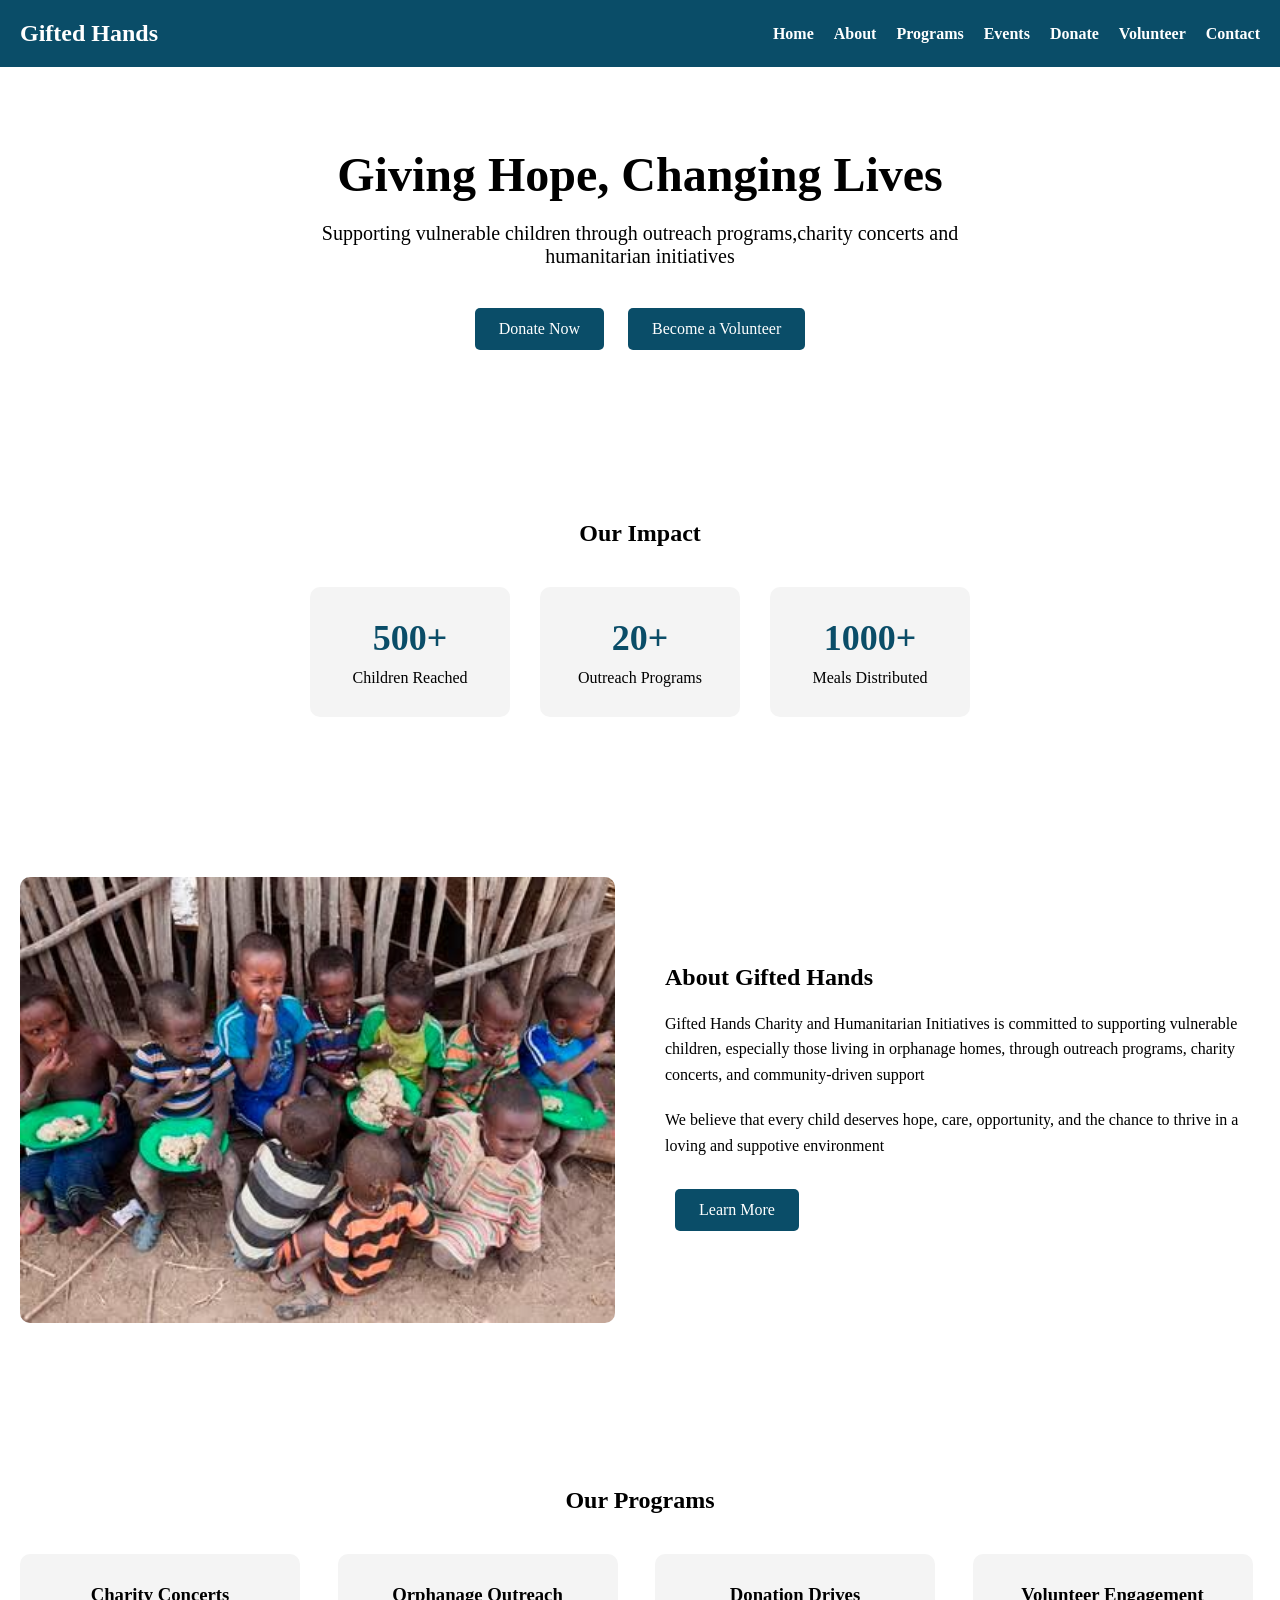
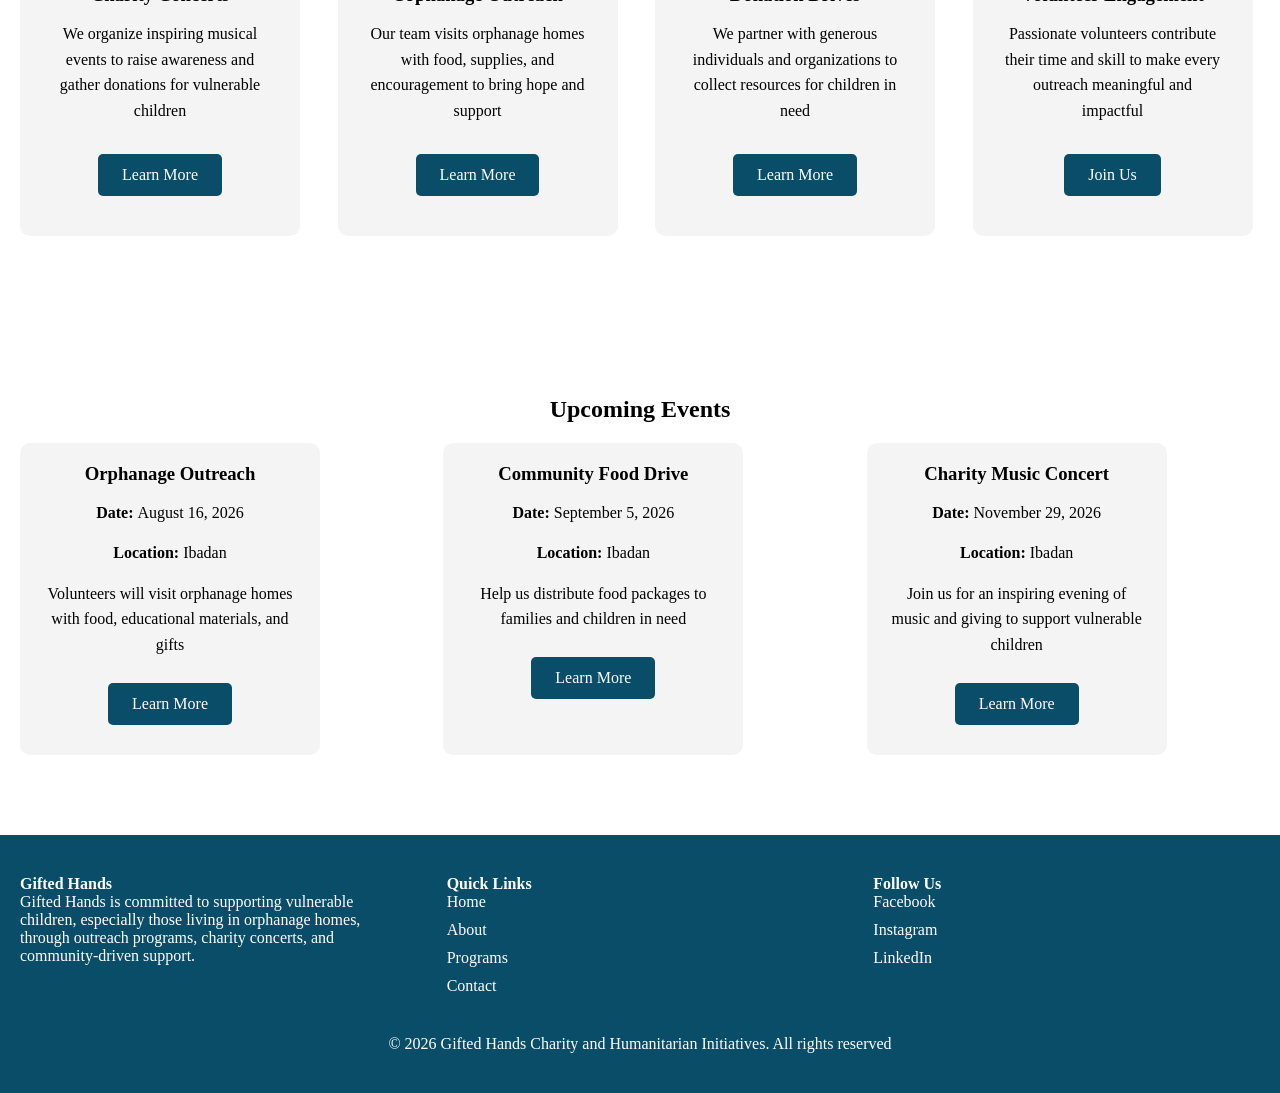
<file: index.html>
<!DOCTYPE html>
<html lang="en">
    <head>

        <!--Character Encoding-->
        <meta charset="UTF-8">

        <!--Responsive Design-->
        <meta name="viewport" content="width=device-width, initial-scale=1.0">

        <!--Page Title-->
        <title>Gifted Hands Charity and Humanitarian Initiatives</title>

        <!--External CSS File-->
        <link rel="stylesheet" href="css/style.css">
    </head>
    <body>
        <!--Header Section-->
        <header>
            <nav>
                <h1>Gifted Hands</h1>
                <ul>
                    <li><a href="index.html">Home</a></li>
                    <li><a href="about.html">About</a></li>
                    <li><a href="programs.html">Programs</a></li>
                    <li><a href="events.html">Events</a></li>
                    <li><a href="donate.html">Donate</a></li>
                    <li><a href="volunteer.html">Volunteer</a></li>
                    <li><a href="contact.html">Contact</a></li>
                </ul>
            </nav>
        </header>


        <!--Main Section-->
        <main>
            <section class="hero">
                <h2>Giving Hope, Changing Lives</h2>
                <p>
                    Supporting vulnerable children through outreach programs,charity concerts and humanitarian initiatives
                </p>
                <a href="donate.html" class="btn">Donate Now</a>
                <a href="volunteer.html" class="btn">Become a Volunteer</a>
            </section>
            <section class="impact">
                <h2>Our Impact</h2>
                <div class="impact-container">

                <div class="impact-card">
                    <h3>500+</h3>
                    <p>Children Reached</p>
                </div>

                <div class="impact-card">
                    <h3>20+</h3>
                    <p>Outreach Programs</p>
                </div>

                <div class="impact-card">
                    <h3>1000+</h3>
                    <p>Meals Distributed</p>
                </div>
                
                </div>
            </section>
            <section class="about">
                <div class="about-image">
                    <img src="images/images (1).jpeg" alt="Children and volunteers at a Gifted Hands outreach program">
                </div>
                <div class="about-content">
                    <h2>About Gifted Hands</h2>
                    <p>Gifted Hands Charity and Humanitarian Initiatives is committed to supporting vulnerable children, especially those living in orphanage homes, through outreach programs, charity concerts, and community-driven support</p>
                    <p>We believe that every child deserves hope, care, opportunity, and the chance to thrive in a loving and suppotive environment</p>
                    <a href="about.html" class="btn">Learn More</a>
                </div>
            </section>
            <section class="programs">
                <h2>Our Programs</h2>
                <div class="programs-container">
                    <div class="program-card">
                        <h3>Charity Concerts</h3>
                        <p>We organize inspiring musical events to raise awareness and gather donations for vulnerable children</p>
                        <a href="programs.html" class="btn">Learn More</a>
                        </div>
                        <div class="program-card">
                            <h3>Orphanage Outreach</h3>
                            <p>Our team visits orphanage homes with food, supplies, and encouragement to bring hope and support</p>
                            <a href="programs.html" class="btn">Learn More</a>
                        </div>
                        <div class="program-card">
                            <h3>Donation Drives</h3>
                            <p>We partner with generous individuals and organizations to collect resources for children in need</p>
                            <a href="programs.html" class="btn">Learn More</a>
                    </div>
                    <div class="program-card">
                        <h3>Volunteer Engagement</h3>
                        <p>Passionate volunteers contribute their time and skill to make every outreach meaningful and impactful</p>
                        <a href="volunteer.html" class="btn">Join Us</a>
                    </div>
                </div>
            </section>
            <section class="events">
                <h2>Upcoming Events</h2>
                <div class="events-container">
                    <div class="event-card">
                        <h3>Orphanage Outreach</h3>
                        <p><strong>Date: </strong>August 16, 2026</p>
                        <p><strong>Location: </strong>Ibadan</p>
                        <p>Volunteers will visit orphanage homes with food, educational materials, and gifts</p>
                        <a href="events.html" class="btn">Learn More</a>
                    </div>
                    <div class="event-card">
                        <h3>Community Food Drive</h3>
                        <p><strong>Date: </strong>September 5, 2026</p>
                        <p><strong>Location: </strong>Ibadan</p>
                        <p>Help us distribute food packages to families and children in need</p>
                        <a href="events.html" class="btn">Learn More</a>
                    </div>
                    <div class="event-card">
                        <h3>Charity Music Concert</h3>
                        <p><strong>Date: </strong>November 29, 2026</p>
                        <p><strong>Location: </strong>Ibadan</p>
                        <p>Join us for an inspiring evening of music and giving to support vulnerable children</p>
                        <a href="events.html" class="btn">Learn More</a>
                    </div>
                </div>
            </section>
        </main>
        <!--Footer Section-->
        <footer>
            <div class="footer-container">
                <!-- Left-->
                <div class=" footer-about">
                    <h4>Gifted Hands</h4>
                    <p>Gifted Hands is committed to supporting vulnerable children, especially those living in orphanage homes, through outreach programs, charity concerts, and community-driven support. </p>
                </div>
                <!--Middle-->
                <div class="footer-links">
                    <h4>Quick Links</h4>
                    <a href="index.html" class="ftlink">Home</a>
                    <a href="about.html" class="ftlink">About</a>
                    <a href="programs.html" class="ftlink">Programs</a>
                    <a href="contact.html" class="ftlink">Contact</a>
                </div>
                <div class="footer-social">
                    <h4>Follow Us</h4>
                    <a href="#" class="ftlink"> Facebook</a>
                    <a href="#" class="ftlink">Instagram</a>
                    <a href="#" class="ftlink">LinkedIn</a>
                </div>

            </div>
            <p class="copyright">
                &copy; 2026 Gifted Hands Charity and Humanitarian Initiatives. All rights reserved
            </p>
        </footer>
        <script src="js/script.js"></script>
        <script src="js/newscript.js"></script>
    </body>

</html>
</file>
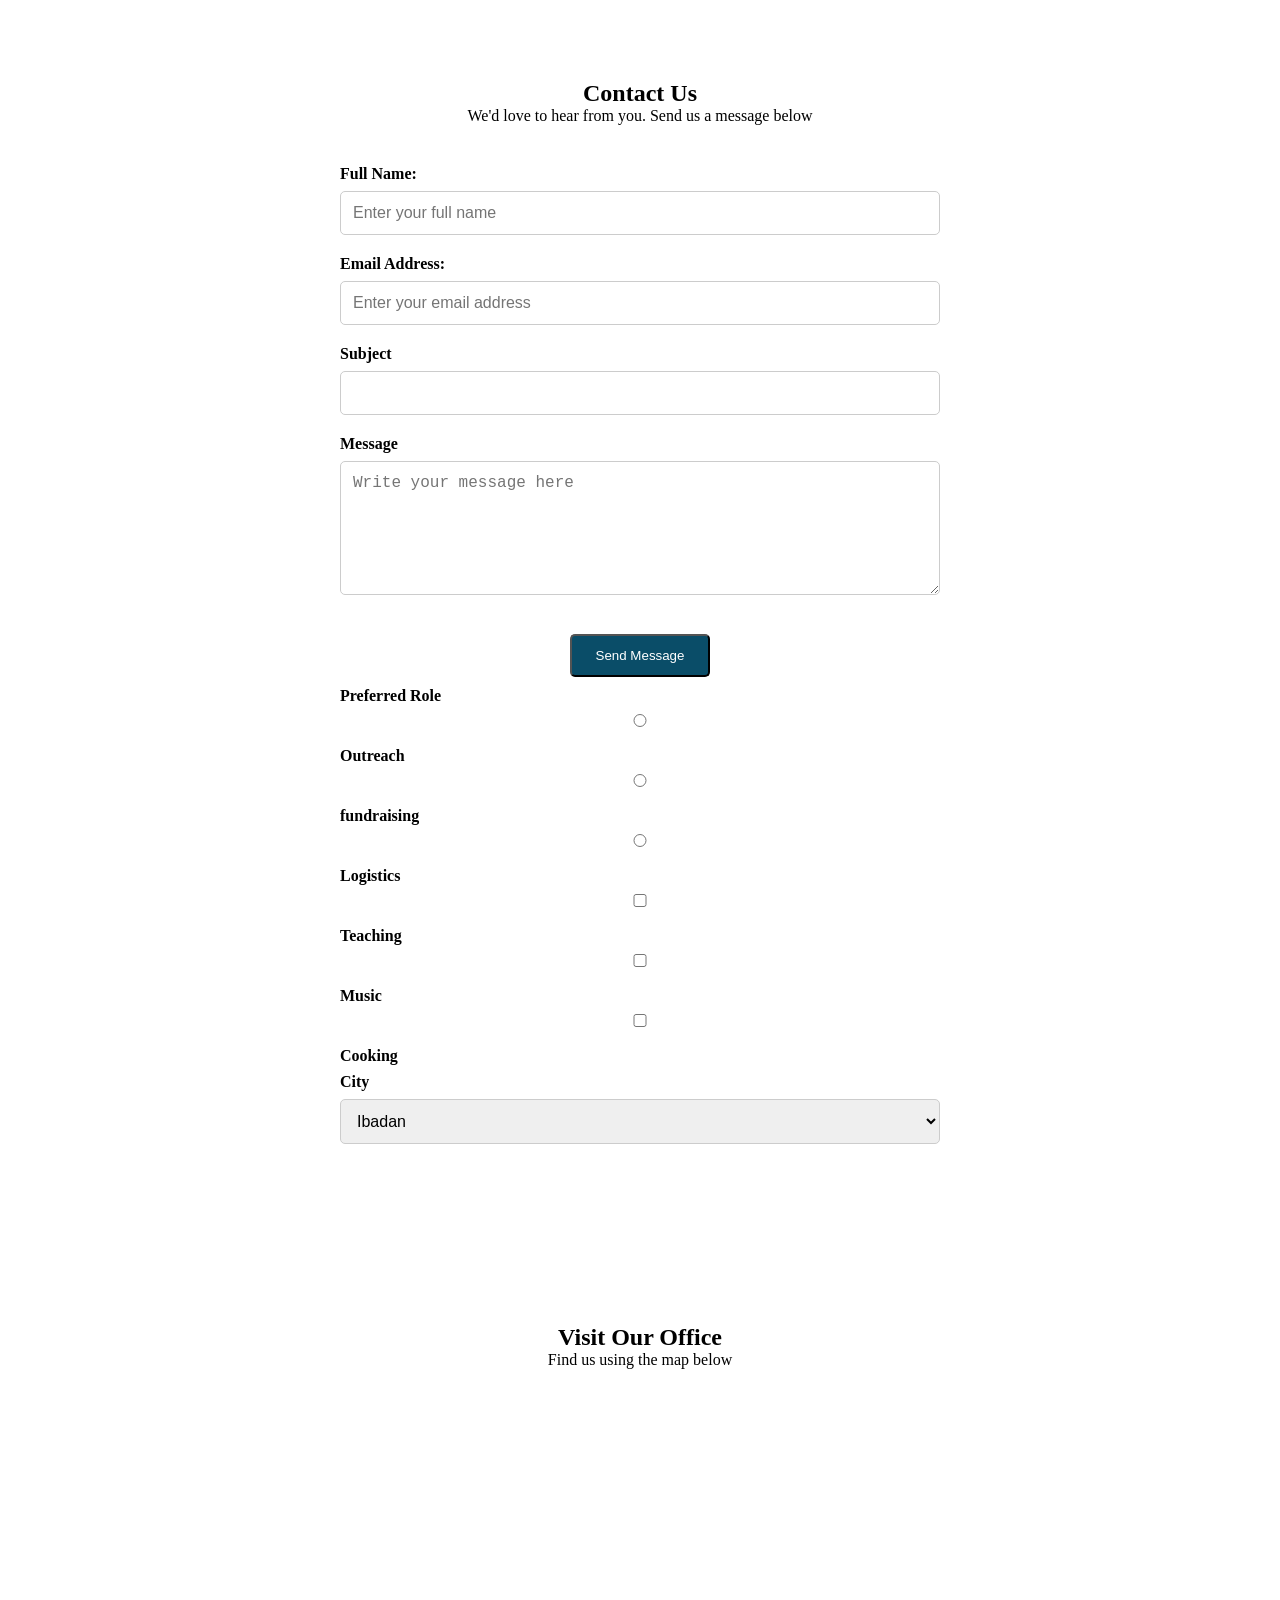
<file: contact.html>
<!DOCTYPE html>
<html lang="en">
<head>
    <meta charset="UTF-8">
    <meta name="viewport" content="width=device-width, initial-scale=1.0">
    <title>Gifted Hands Contact</title>
    <link rel="stylesheet" href="css/style.css">
</head>
<body>
        <section class="contact">
            <h2>Contact Us</h2>
            <p>We'd love to hear from you. Send us a message below</p>
            <form action="">
        <label for="name">Full Name: </label>
        <input type="text" id="name" name="name" placeholder="Enter your full name" required>
        <label for="email">Email Address: </label>
        <input type="email" id="email" name="email" placeholder="Enter your email address" required>
        <label for="subject">Subject</label>
        <input type="text" id="subject" name="subject">
        <label for="message">Message</label>
        <textarea name="message" id="message" placeholder="Write your message here" rows="6" required></textarea>
        <button type="submit" class="btn">Send Message</button>

        <label>Preferred Role</label>

        <input type="radio" id="outreach" name="role" value="outreach">
        <label for="outreach">Outreach</label>

        <input type="radio" id="fundraising" name="role" value="fundraising">
        <label for="fundraising">fundraising</label>

        <input type="radio" id="logistics" name="role" value="logistics">
        <label for="logistics">Logistics</label>

        <input type="checkbox" id="teaching" name="skills" value="teaching">
        <label for="teaching">Teaching</label>

        <input type="checkbox" id="music" name="skills" value="music">
        <label for="music">Music</label>

        <input type="checkbox" id="cooking" name="skills" value="cooking">
        <label for="cooking">Cooking</label>

        <label for="city">City</label>

        <select name="city" id="city">
            <option value="city">Ibadan</option>
            <option value="city">Lagos</option>
            <option value="city">Abuja</option>
        </select>
        </section>
        </form>

        <section class="location">
            <h2>Visit Our Office</h2>
            <p>Find us using the map below</p>

            <iframe src="" frameborder="0" width="100%" height="400"></iframe>
        </section>
</body>
</html>
</file>
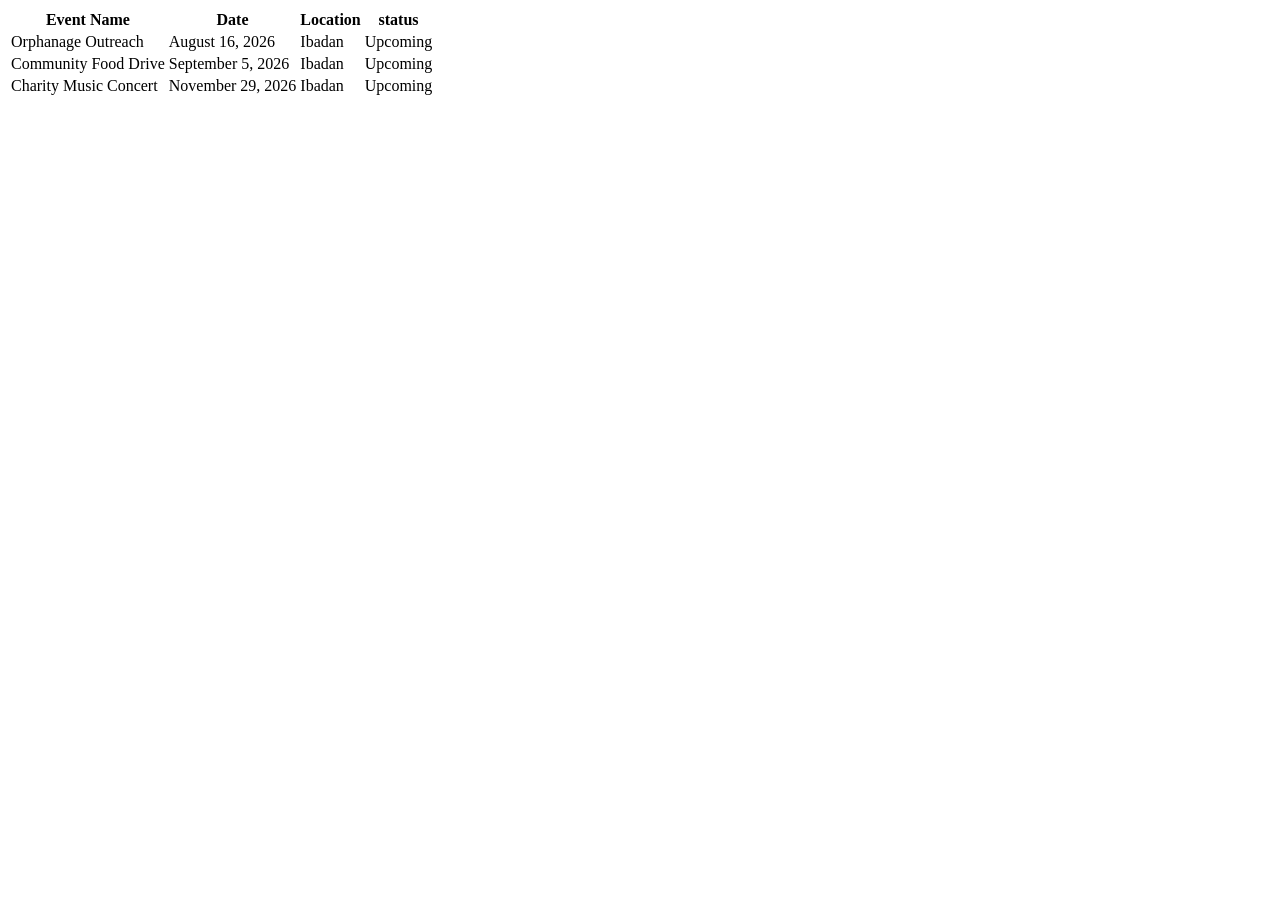
<file: events-table.html>
<!DOCTYPE html>
<html lang="en">
<head>
    <meta charset="UTF-8">
    <meta name="viewport" content="width=device-width, initial-scale=1.0">
    <title>Gifted Hands Events-Table</title>
</head>
<body>
    <section>
        <table>
            <tr>
                <th>Event Name</th>
                <th>Date</th>
                <th>Location</th>
                <th>status</th>
            </tr>

            <tr>
            <td>Orphanage Outreach</td>
            <td>August 16, 2026</td>
            <td>Ibadan</td>
            <td>Upcoming</td>
            </tr>

            <tr>
                <td>Community Food Drive</td>
                <td>September 5, 2026</td>
                <td>Ibadan</td>
                <td>Upcoming</td>
            </tr>

            <tr>
                <td>Charity Music Concert</td>
                <td>November 29, 2026</td>
                <td>Ibadan</td>
                <td>Upcoming</td>
            </tr>
        </table>
    </section>
</body>
</html>
</file>
<file: css/style.css>
* {
  margin: 0;
  padding: 0;
  box-sizing: border-box;
}
header {
  background-color: #0a4d68;
  padding: 20px;
}
/* NAVIGATION */
nav {
  display: flex;
  justify-content: space-between;
  align-items: center;
}
/* Website title */
h1 {
  color: white;
  margin: 0;
}
/* MENU LIST */
ul {
  display: flex;
  list-style: none;
}
li {
  margin-left: 20px;
}

/* NAVIGATION LINKS */
li a {
  color: white;
  text-decoration: none;
  font-weight: bold;
}
li a:hover {
  color: #ffd166;
}
/*HERO SECTION */
@keyframes fadein {
  from{
    opacity: 0;
  }
  to{
    opacity: 1;
  }
  
}
.hero {
  text-align: center;
  padding: 80px 20px;
  animation: fadein 1s ease;
  animation-delay: 2s;
}
.hero h2 {
  font-size: 48px;
  margin-bottom: 20px;
}
.hero p {
  font-size: 20px;
  max-width: 700px;
  margin: 0 auto 30px;
}
.btn {
  background-color: #0a4d68;
  color: white;
  padding: 12px 24px;
  display: inline-block;
  margin: 10px;
  border-radius: 5px;
  text-decoration: none;
  transition: background-color 0.3s ease, transform 0.3s ease;
}
.btn:hover {
  background-color: #083b50;
  transform: scale(1.05);
}
/* IMPACT SECTION */
.impact {
  padding: 80px 20px;
  text-align: center;
}
.impact-container {
  display: flex;
  justify-content: center;
  gap: 30px;
  margin-top: 40px;
}
.impact-card {
  background-color: #f4f4f4;
  padding: 30px;
  border-radius: 10px;
  width: 200px;
  transition: transform 0.3s ease, box-shadow 0.3s ease;
}
.impact-card:hover{
  transform: translateY(-8px);
  box-shadow: 0 8px 20px rgba(0, 0, 0, 0.15);
}
.impact-card h3 {
  font-size: 36px;
  color: #0a4d68;
  margin-bottom: 10px;
}
/* ABOUT SECTION */
.about {
  display: flex;
  justify-content: center;
  align-items: center;
  padding: 80px 20px;
  gap: 50px;
}
.about-image {
  flex: 1;
}
.about-image img {
  border-radius: 10px;
  width: 100%;
  transition: transform 0.3s ease;
}
.about-image img:hover{
  transform: scale(1.05);
}
.about-content {
  flex: 1;
}
.about-content h2 {
  margin-bottom: 20px;
}
.about-content p {
  margin-bottom: 20px;
  line-height: 1.6;
}
/* OUR PROGRAMS SECTION */
.programs {
  padding: 80px 20px;
  text-align: center;
}
.programs-container {
  display: grid;
  grid-template-columns: repeat(auto-fit, minmax(200px, 1fr));
  gap: 30px;
  margin-top: 40px;
}
.program-card {
  background-color: #f4f4f4;
  padding: 30px;
  border-radius: 10px;
  width: 280px;
  transition: transform 0.3s ease, box-shadow 0.3s ease;
}
.program-card:hover{
  transform: translate(-8px);
  box-shadow: 0 8px 20px rgba(0, 0, 0, 0.15);
}
.program-card h3 {
  margin-bottom: 15px;
}
.program-card p {
  margin-bottom: 20px;
  line-height: 1.6;
}
.events {
  padding: 80px 20px;
  text-align: center;
}
.events h2 {
  margin-bottom: 20px;
}
.events-container {
  display: grid;
  grid-template-columns: repeat(auto-fit, minmax(200px, 1fr));
  gap: 30px;
}
.event-card {
  background-color: #f4f4f4;
  padding: 20px;
  border-radius: 10px;
  width: 300px;
  transition: transform 0.3s ease, box-shadow 0.3s ease;
}
.event-card:hover{
  transform: translateY(-8px);
  box-shadow: 0 8px 20px rgba(0, 0, 0, 0.15);
}
.event-card h3 {
  margin-bottom: 15px;
}
.event-card p {
  margin-bottom: 15px;
  line-height: 1.6;
}
footer {
  padding: 40px 20px;
  background-color: #0a4d68;
  color: white;
}
.footer-container {
  display: flex;
  justify-content: space-between;
  flex-wrap: wrap;
  gap: 40px;
}
.footer-about,
.footer-links,
.footer-social {
  flex: 1;
}
.ftlink {
  display: block;
  color: white;
  text-decoration: none;
  margin-bottom: 10px;
  transition: color 0.3s ease, transform 0.3s ease;
}
.ftlink:hover{
  color: #ffd166;
  transform: translateX(5px);
}
.ftlink:hover {
  color: #ffd166;
}
  .copyright {
  text-align: center;
  margin-top: 30px;
}
.contact{
  padding: 80px 20px;
  text-align: center;
}
.contact form{
  max-width: 600px;
  margin: 40px auto 0;
}
.contact label{
  display: block;
  text-align: left;
  margin-bottom: 8px;
  font-weight: bold;
}
.contact input,
.contact textarea,
.contact select{
  width: 100%;
  padding: 12px;
  margin-bottom: 20px;
  border: 1px solid #ccc;
  border-radius: 5px;
  font-size: 16px;
}
.contact button,
.contact .btn{
  margin-top: 15px;
}

/* EVENTS TABLE */

table{
  width: 100%;
  border-collapse: collapse;
  margin-top: 30px;
}


th,td{
  border: 1px solid #ccc;
  padding: 15px;
  text-align: left;
}

th{
  background-color: #0a4d68;
  color: white;
}

tr:nth-child(even){
  background-color: #f4f4f4;
}

tr:hover{
  background-color: #e8f4f8;
}

.location{
  padding: 80px 20px;
  text-align: center;
}

.location iframe{
  width: 100%;
  max-width: 900px;
  height: 400px;
  border: 0;
  border-radius: 10px;
  margin-top: 30px;
}

@media (max-width:768px) {
  nav{
    flex-direction: column;
    gap: 10px;
  }
  ul{
    flex-direction: column;
    align-items: center;
  }
  li{
    margin: 10px 0;
  }

  .about,
  .impact-container,
  .events-container,
  .programs-container,
  .footer-container{
    flex-direction: column;
    align-items: center;
  }

  .hero h2{
    font-size: 32px;
  }
   .hero p{
    font-size: 18px;
   }
   .btn{
    padding: 10px 16px;
   }
   .about{
    padding: 40px 20px;
   }
   .impact-card,
   .event-card,
   .program-card{
    width: 100%;
    max-width: 350px;
   }
}
</file>
